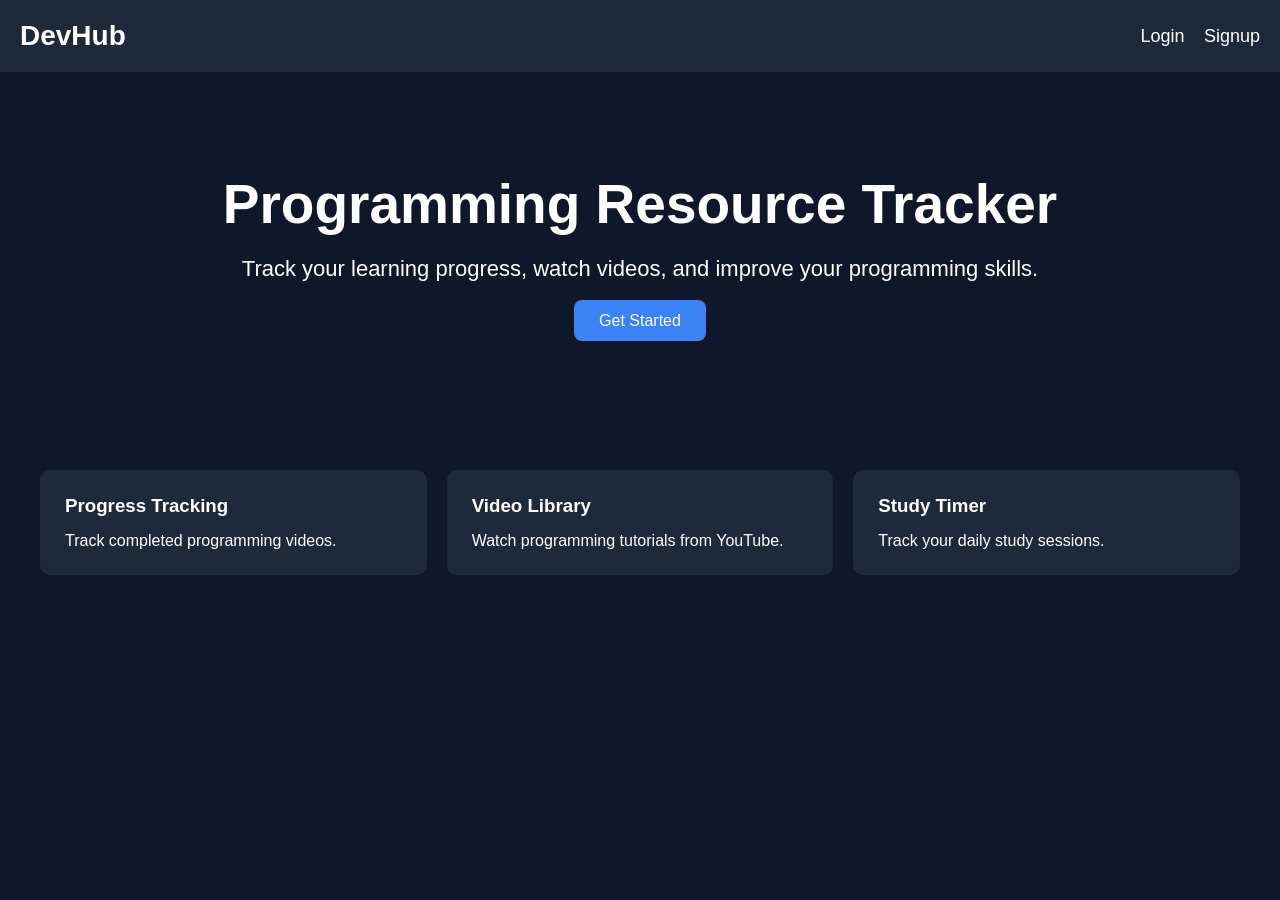
<file: index.html>
<!DOCTYPE html>
<html lang="en">
<head>
    <meta charset="UTF-8">
    <meta name="viewport" content="width=device-width, initial-scale=1.0">
    <title>DevHub</title>
    <link rel="stylesheet" href="css/style.css">
</head>
<body>

<header>
    <nav>
        <h1>DevHub</h1>

        <div>
            <a href="login.html">Login</a>
            <a href="signup.html">Signup</a>
        </div>
    </nav>
</header>

<section class="hero">

    <h2>Programming Resource Tracker</h2>

    <p>
        Track your learning progress, watch videos,
        and improve your programming skills.
    </p>

    <a href="signup.html" class="btn">
        Get Started
    </a>

</section>

<section class="features">

    <div class="card">
        <h3>Progress Tracking</h3>
        <p>Track completed programming videos.</p>
    </div>

    <div class="card">
        <h3>Video Library</h3>
        <p>Watch programming tutorials from YouTube.</p>
    </div>

    <div class="card">
        <h3>Study Timer</h3>
        <p>Track your daily study sessions.</p>
    </div>

</section>

</body>
</html>
</file>
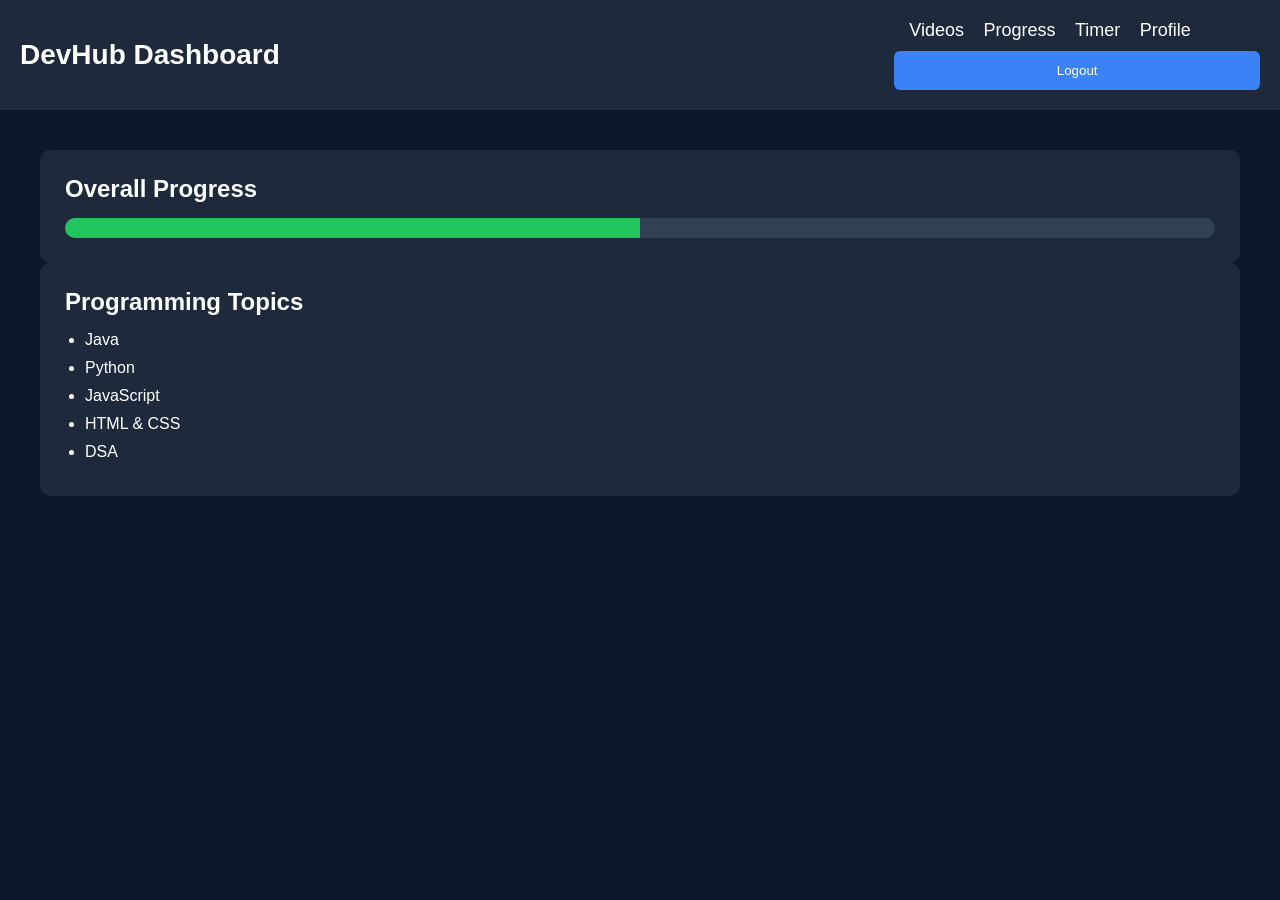
<file: dashboard.html>
<!DOCTYPE html>
<html lang="en">
<head>
    <meta charset="UTF-8">

    <meta name="viewport"
          content="width=device-width, initial-scale=1.0">

    <title>Dashboard</title>

    <link rel="stylesheet"
          href="css/style.css">
</head>
<body>

<header>

    <nav>

        <h1>DevHub Dashboard</h1>

        <div>

            <a href="videos.html">Videos</a>

            <a href="progress.html">Progress</a>

            <a href="timer.html">Timer</a>

            <a href="profile.html">Profile</a>

            <button onclick="logout()">
                Logout
            </button>

        </div>

    </nav>

</header>

<section class="dashboard">

    <div class="card">

        <h2>Overall Progress</h2>

        <div class="progress-bar">

            <div class="progress-fill"
                 id="overallProgress">

            </div>

        </div>

    </div>

    <div class="card">

        <h2>Programming Topics</h2>

        <ul>

            <li>Java</li>

            <li>Python</li>

            <li>JavaScript</li>

            <li>HTML & CSS</li>

            <li>DSA</li>

        </ul>

    </div>

</section>

<script src="js/app.js"></script>

<script src="js/auth.js"></script>

</body>
</html>
</file>
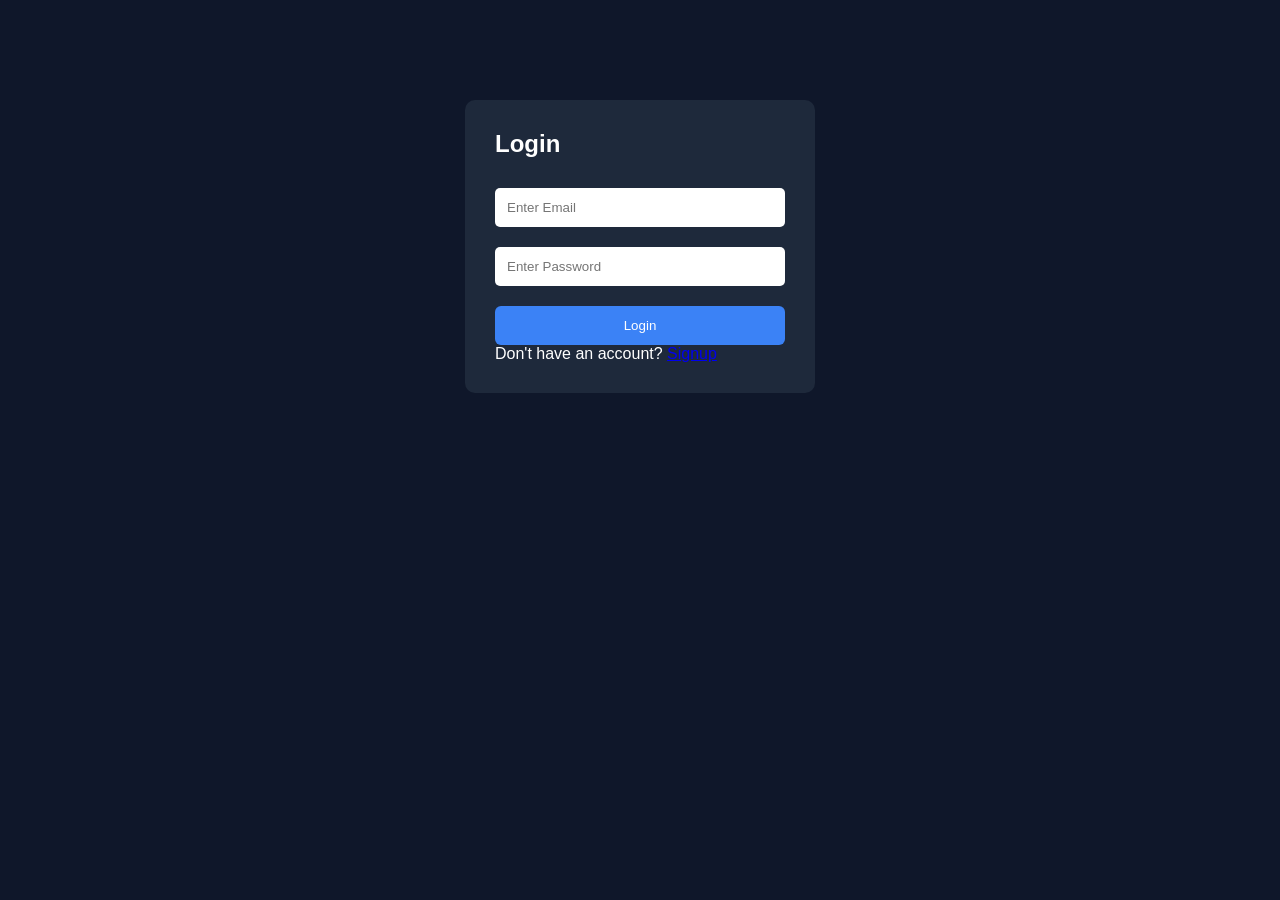
<file: login.html>
<!DOCTYPE html>
<html lang="en">
<head>
    <meta charset="UTF-8">
    <meta name="viewport" content="width=device-width, initial-scale=1.0">
    <title>Login</title>

    <link rel="stylesheet" href="css/style.css">
</head>
<body>

<div class="auth-container">

    <h2>Login</h2>

    <input type="email"
           id="loginEmail"
           placeholder="Enter Email">

    <input type="password"
           id="loginPassword"
           placeholder="Enter Password">

    <button onclick="login()">
        Login
    </button>

    <p>
        Don't have an account?

        <a href="signup.html">
            Signup
        </a>
    </p>

</div>

<script src="js/auth.js"></script>

</body>
</html>
</file>
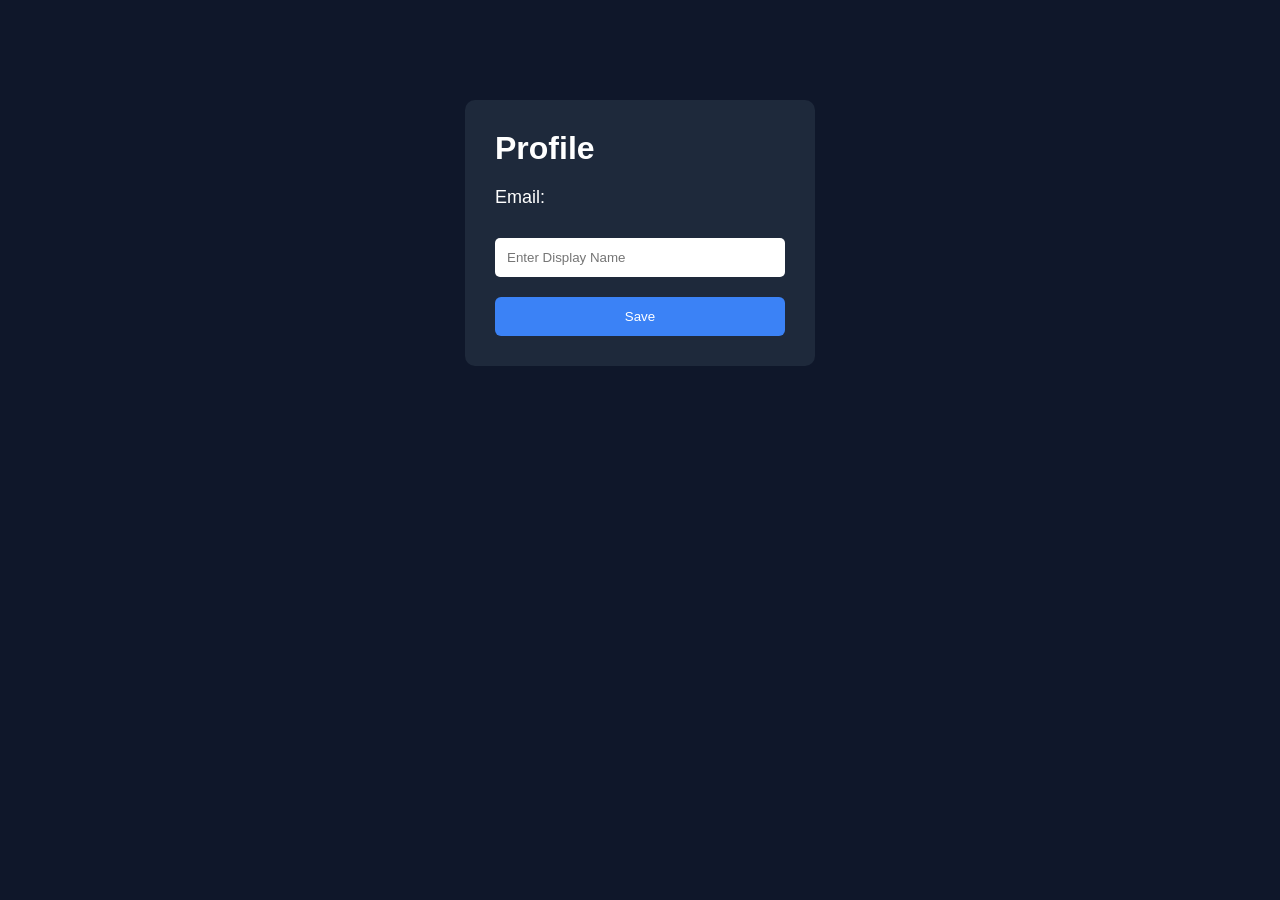
<file: profile.html>
<!DOCTYPE html>
<html lang="en">
<head>
    <meta charset="UTF-8">

    <meta name="viewport"
          content="width=device-width, initial-scale=1.0">

    <title>Profile</title>

    <link rel="stylesheet"
          href="css/style.css">
</head>
<body>

<div class="profile-box">

    <h1>Profile</h1>

    <p>
        Email:
        <span id="profileEmail"></span>
    </p>

    <input type="text"
           id="displayName"
           placeholder="Enter Display Name">

    <button onclick="saveProfile()">
        Save
    </button>

</div>

<script>

const email = localStorage.getItem("loggedInUser");

document.getElementById("profileEmail").innerText = email;

function saveProfile() {

    const name =
        document.getElementById("displayName").value;

    localStorage.setItem("displayName", name);

    alert("Profile Saved");
}

</script>

</body>
</html>
</file>
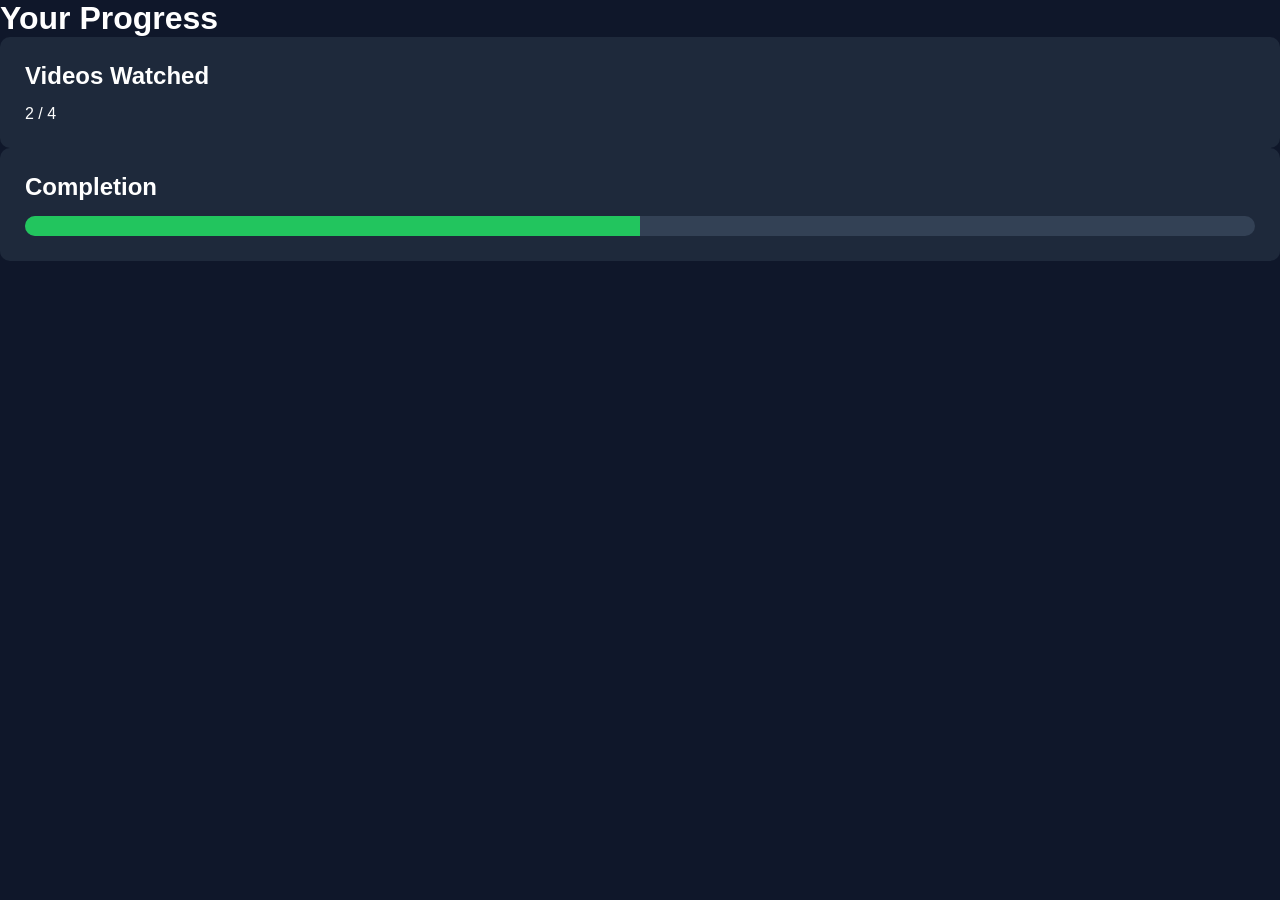
<file: progress.html>
<!DOCTYPE html>
<html lang="en">
<head>
    <meta charset="UTF-8">

    <meta name="viewport"
          content="width=device-width, initial-scale=1.0">

    <title>Progress</title>

    <link rel="stylesheet"
          href="css/style.css">
</head>
<body>

<h1>Your Progress</h1>

<div class="card">

    <h2>Videos Watched</h2>

    <p id="watchedCount">
        0
    </p>

</div>

<div class="card">

    <h2>Completion</h2>

    <div class="progress-bar">

        <div class="progress-fill"
             id="progressFill">

        </div>

    </div>

</div>

<script src="js/progress.js"></script>

</body>
</html>
</file>
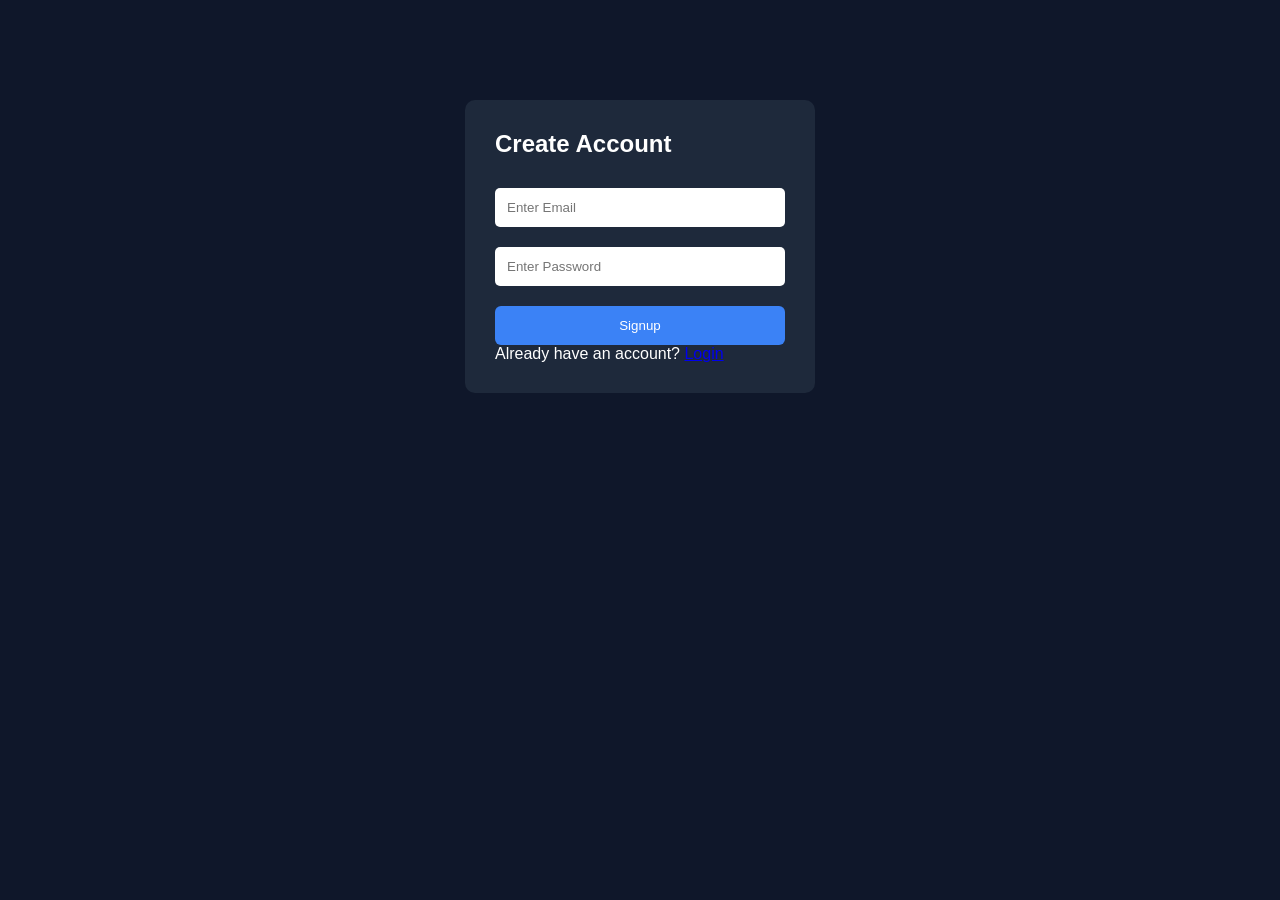
<file: signup.html>
<!DOCTYPE html>
<html lang="en">
<head>
    <meta charset="UTF-8">
    <meta name="viewport" content="width=device-width, initial-scale=1.0">
    <title>Signup</title>

    <link rel="stylesheet" href="css/style.css">
</head>
<body>

<div class="auth-container">

    <h2>Create Account</h2>

    <input type="email"
           id="signupEmail"
           placeholder="Enter Email">

    <input type="password"
           id="signupPassword"
           placeholder="Enter Password">

    <button onclick="signup()">
        Signup
    </button>

    <p>
        Already have an account?

        <a href="login.html">
            Login
        </a>
    </p>

</div>

<script src="js/auth.js"></script>

</body>
</html>
</file>
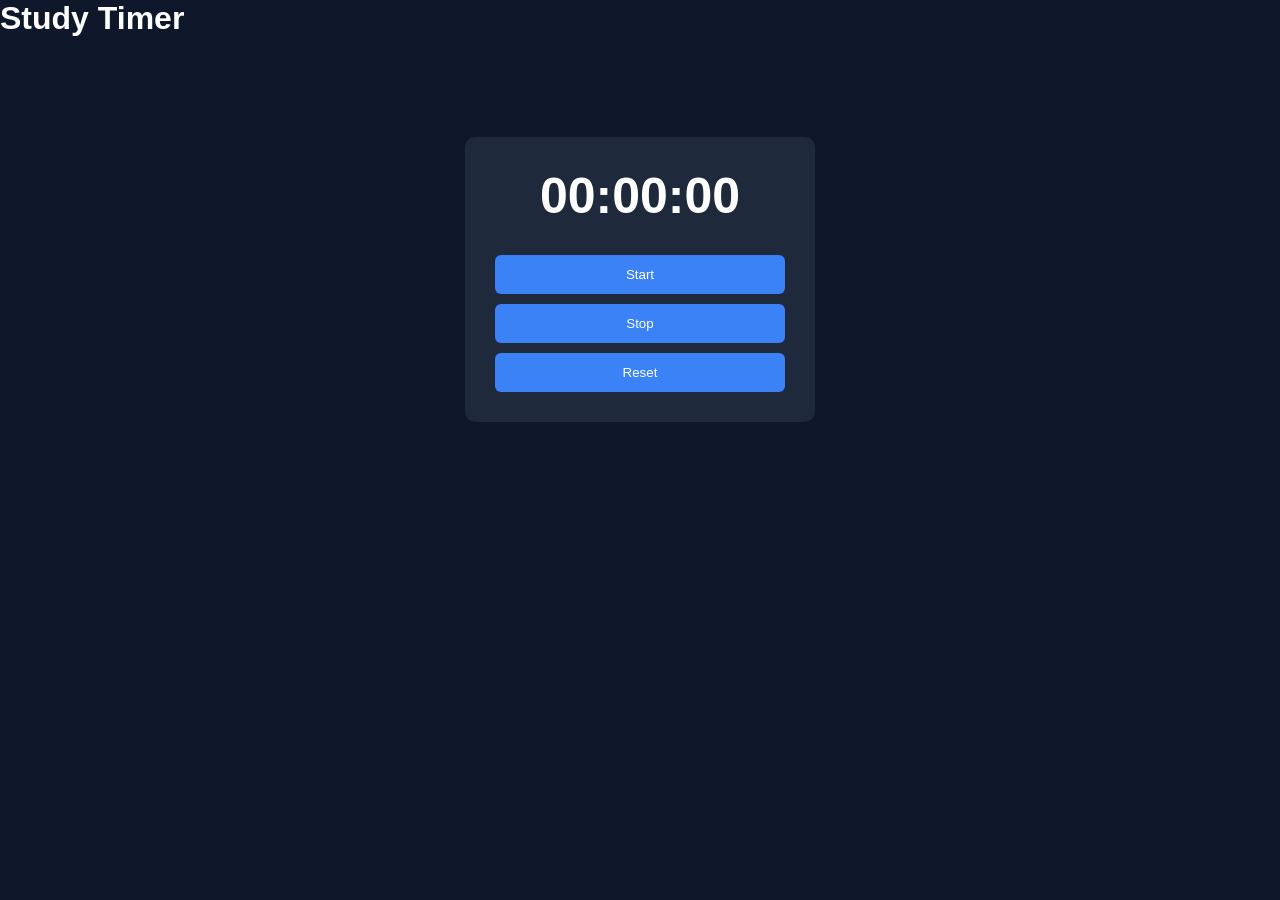
<file: timer.html>
<!DOCTYPE html>
<html lang="en">
<head>
    <meta charset="UTF-8">

    <meta name="viewport"
          content="width=device-width, initial-scale=1.0">

    <title>Study Timer</title>

    <link rel="stylesheet"
          href="css/style.css">
</head>
<body>

<h1>Study Timer</h1>

<div class="timer-box">

    <h2 id="timer">
        00:00:00
    </h2>

    <button onclick="startTimer()">
        Start
    </button>

    <button onclick="stopTimer()">
        Stop
    </button>

    <button onclick="resetTimer()">
        Reset
    </button>

</div>

<script src="js/timer.js"></script>

</body>
</html>
</file>
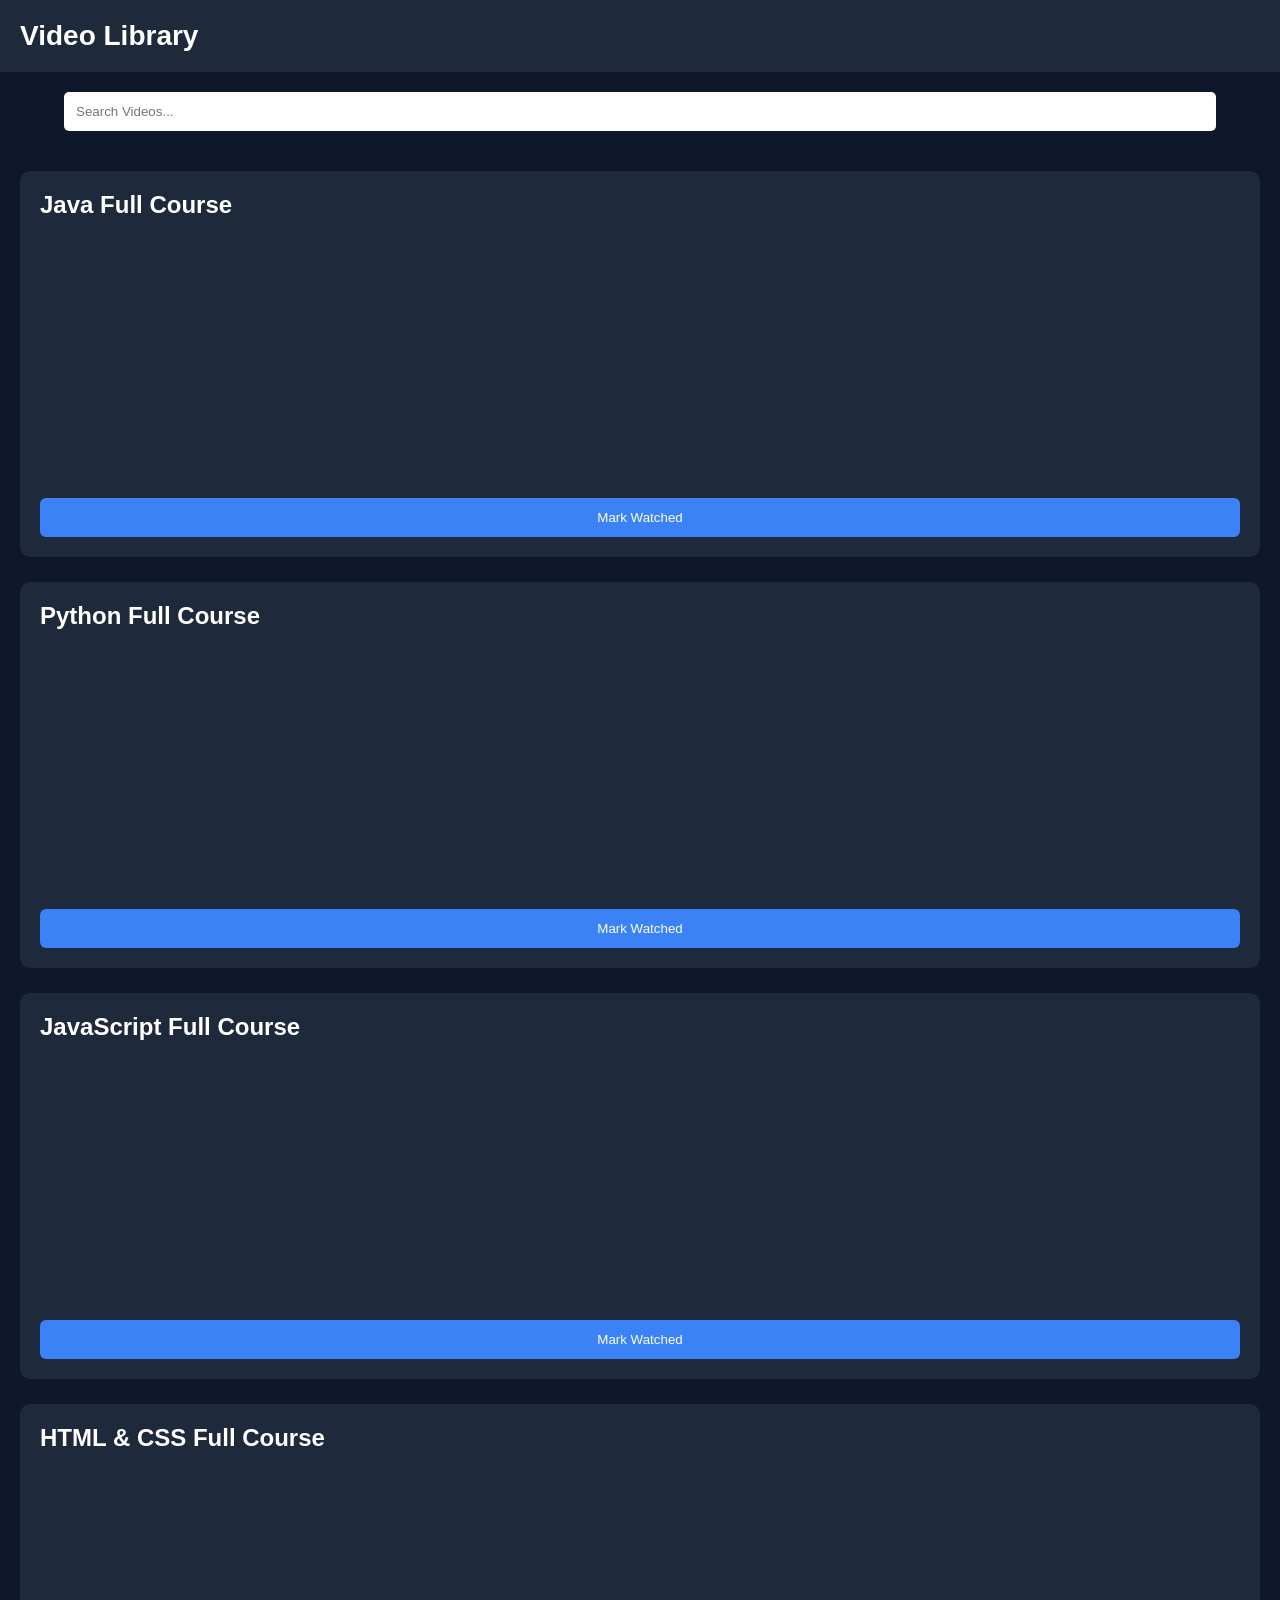
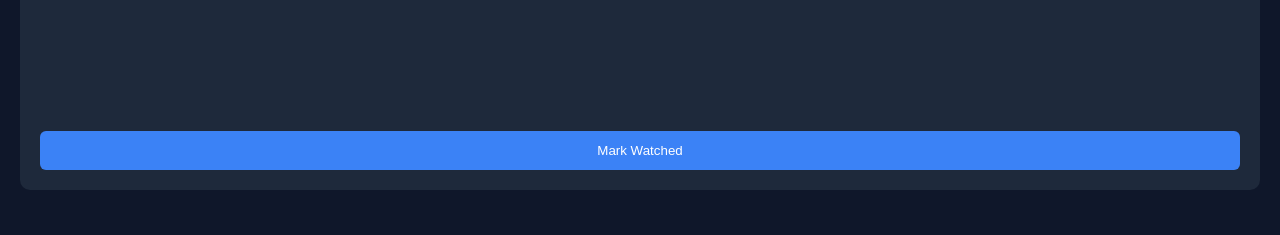
<file: videos.html>
<!DOCTYPE html>
<html lang="en">
<head>
    <meta charset="UTF-8">

    <meta name="viewport"
          content="width=device-width, initial-scale=1.0">

    <title>Videos</title>

    <link rel="stylesheet"
          href="css/style.css">
</head>
<body>

<header>

    <nav>

        <h1>Video Library</h1>

    </nav>

</header>

<input type="text"
       id="searchInput"
       placeholder="Search Videos..."
       onkeyup="searchVideos()">

<section class="videos-container"
         id="videosContainer">

    <div class="video-card">

        <h2>Java Full Course</h2>

        <iframe width="100%"
                height="250"
                src="https://www.youtube.com/embed/xk4_1vDrzzo"
                frameborder="0"
                allowfullscreen>

        </iframe>

        <button onclick="markWatched(this)">
            Mark Watched
        </button>

    </div>

    <div class="video-card">

        <h2>Python Full Course</h2>

        <iframe width="100%"
                height="250"
                src="https://www.youtube.com/embed/_uQrJ0TkZlc"
                frameborder="0"
                allowfullscreen>

        </iframe>

        <button onclick="markWatched(this)">
            Mark Watched
        </button>

    </div>

    <div class="video-card">

        <h2>JavaScript Full Course</h2>

        <iframe width="100%"
                height="250"
                src="https://www.youtube.com/embed/PkZNo7MFNFg"
                frameborder="0"
                allowfullscreen>

        </iframe>

        <button onclick="markWatched(this)">
            Mark Watched
        </button>

    </div>

    <div class="video-card">

        <h2>HTML & CSS Full Course</h2>

        <iframe width="100%"
                height="250"
                src="https://www.youtube.com/embed/mU6anWqZJcc"
                frameborder="0"
                allowfullscreen>

        </iframe>

        <button onclick="markWatched(this)">
            Mark Watched
        </button>

    </div>

</section>

<script src="js/videos.js"></script>

</body>
</html>
</file>
<file: css/style.css>
*{
    margin:0;
    padding:0;
    box-sizing:border-box;
    font-family:Arial, sans-serif;
}

body{
    background:#0f172a;
    color:white;
}

nav{
    display:flex;
    justify-content:space-between;
    align-items:center;
    padding:20px;
    background:#1e293b;
}

nav h1{
    font-size:28px;
}

nav a{
    color:white;
    text-decoration:none;
    margin-left:15px;
    font-size:18px;
}

.hero{
    text-align:center;
    padding:100px 20px;
}

.hero h2{
    font-size:55px;
    margin-bottom:20px;
}

.hero p{
    font-size:22px;
    margin-bottom:30px;
}

.btn{
    padding:12px 25px;
    background:#3b82f6;
    color:white;
    text-decoration:none;
    border-radius:8px;
}

.features{
    display:grid;
    grid-template-columns:repeat(auto-fit,minmax(250px,1fr));
    gap:20px;
    padding:40px;
}

.card{
    background:#1e293b;
    padding:25px;
    border-radius:10px;
}

.card h2,
.card h3{
    margin-bottom:15px;
}

.auth-container,
.profile-box,
.timer-box{
    width:350px;
    margin:100px auto;
    background:#1e293b;
    padding:30px;
    border-radius:10px;
}

.auth-container h2,
.profile-box h1,
.timer-box h1{
    margin-bottom:20px;
}

input{
    width:100%;
    padding:12px;
    margin:10px 0;
    border:none;
    border-radius:5px;
}

button{
    width:100%;
    padding:12px;
    background:#3b82f6;
    color:white;
    border:none;
    border-radius:6px;
    cursor:pointer;
    margin-top:10px;
}

button:hover{
    background:#2563eb;
}

.dashboard{
    padding:40px;
}

.progress-bar{
    width:100%;
    height:20px;
    background:#334155;
    border-radius:10px;
    overflow:hidden;
    margin-top:15px;
}

.progress-fill{
    height:100%;
    width:50%;
    background:#22c55e;
}

.videos-container{
    padding:20px;
}

.video-card{
    background:#1e293b;
    padding:20px;
    border-radius:10px;
    margin-bottom:25px;
}

.video-card h2{
    margin-bottom:15px;
}

#searchInput{
    width:90%;
    margin:20px auto;
    display:block;
}

.timer-box{
    text-align:center;
}

.timer-box h2{
    font-size:50px;
    margin-bottom:20px;
}

.profile-box p{
    margin-bottom:20px;
    font-size:18px;
}

ul{
    margin-top:15px;
    margin-left:20px;
}

li{
    margin-bottom:10px;
}

@media(max-width:768px){

    nav{
        flex-direction:column;
    }

    .hero h2{
        font-size:35px;
    }

    .hero p{
        font-size:18px;
    }

    .auth-container,
    .profile-box,
    .timer-box{
        width:90%;
    }
}
</file>
